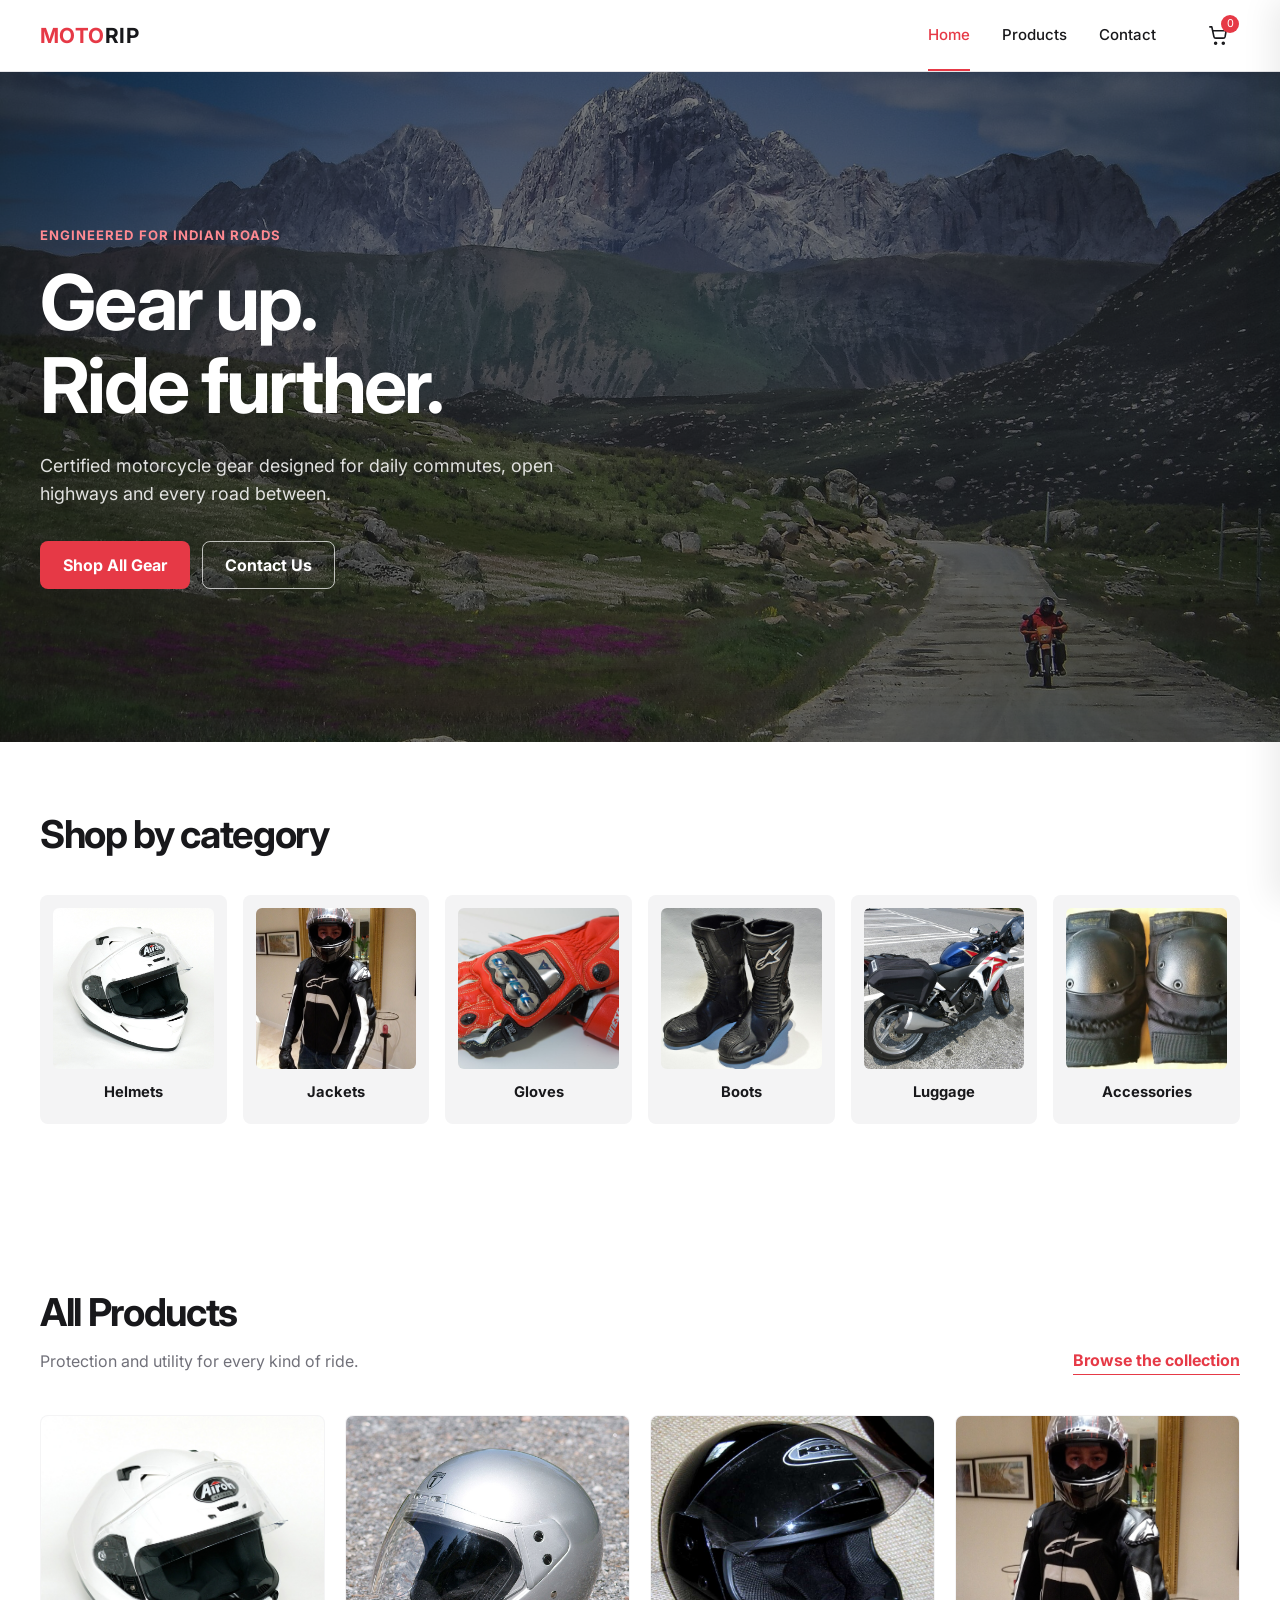
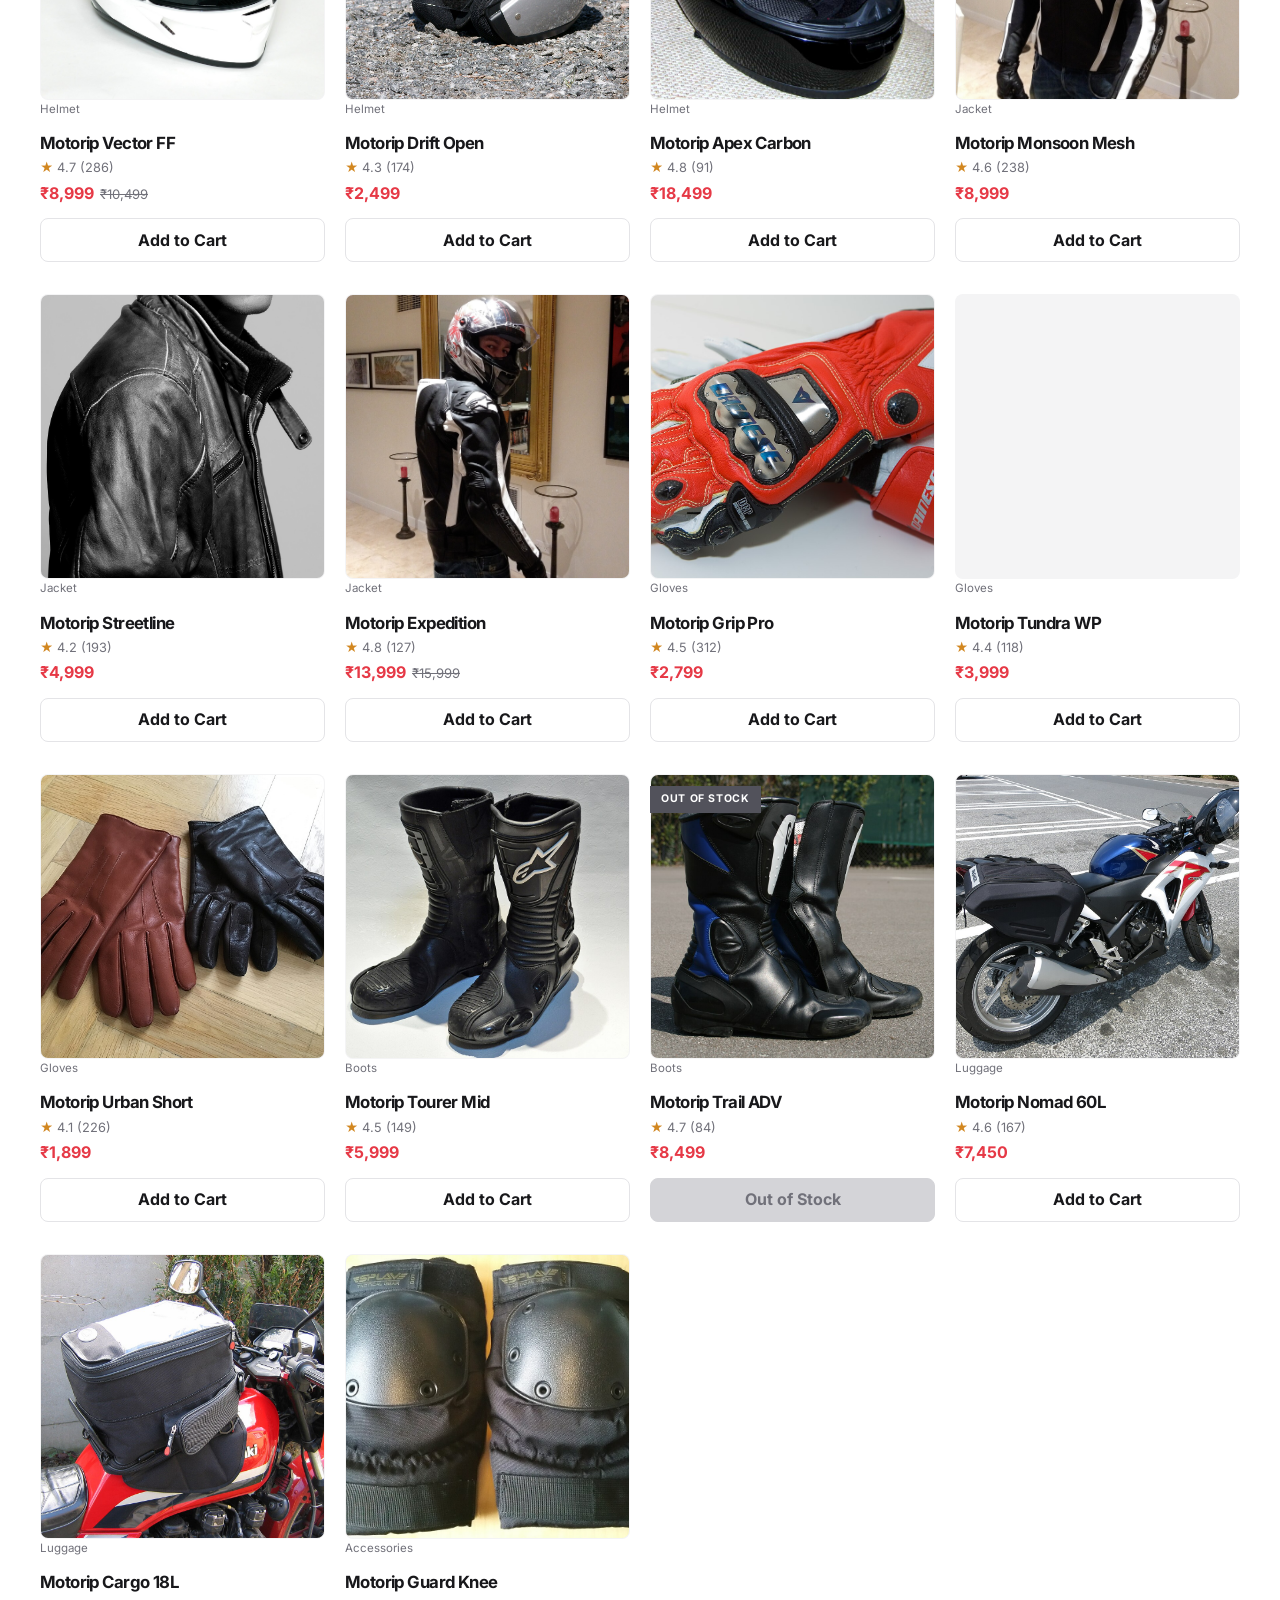
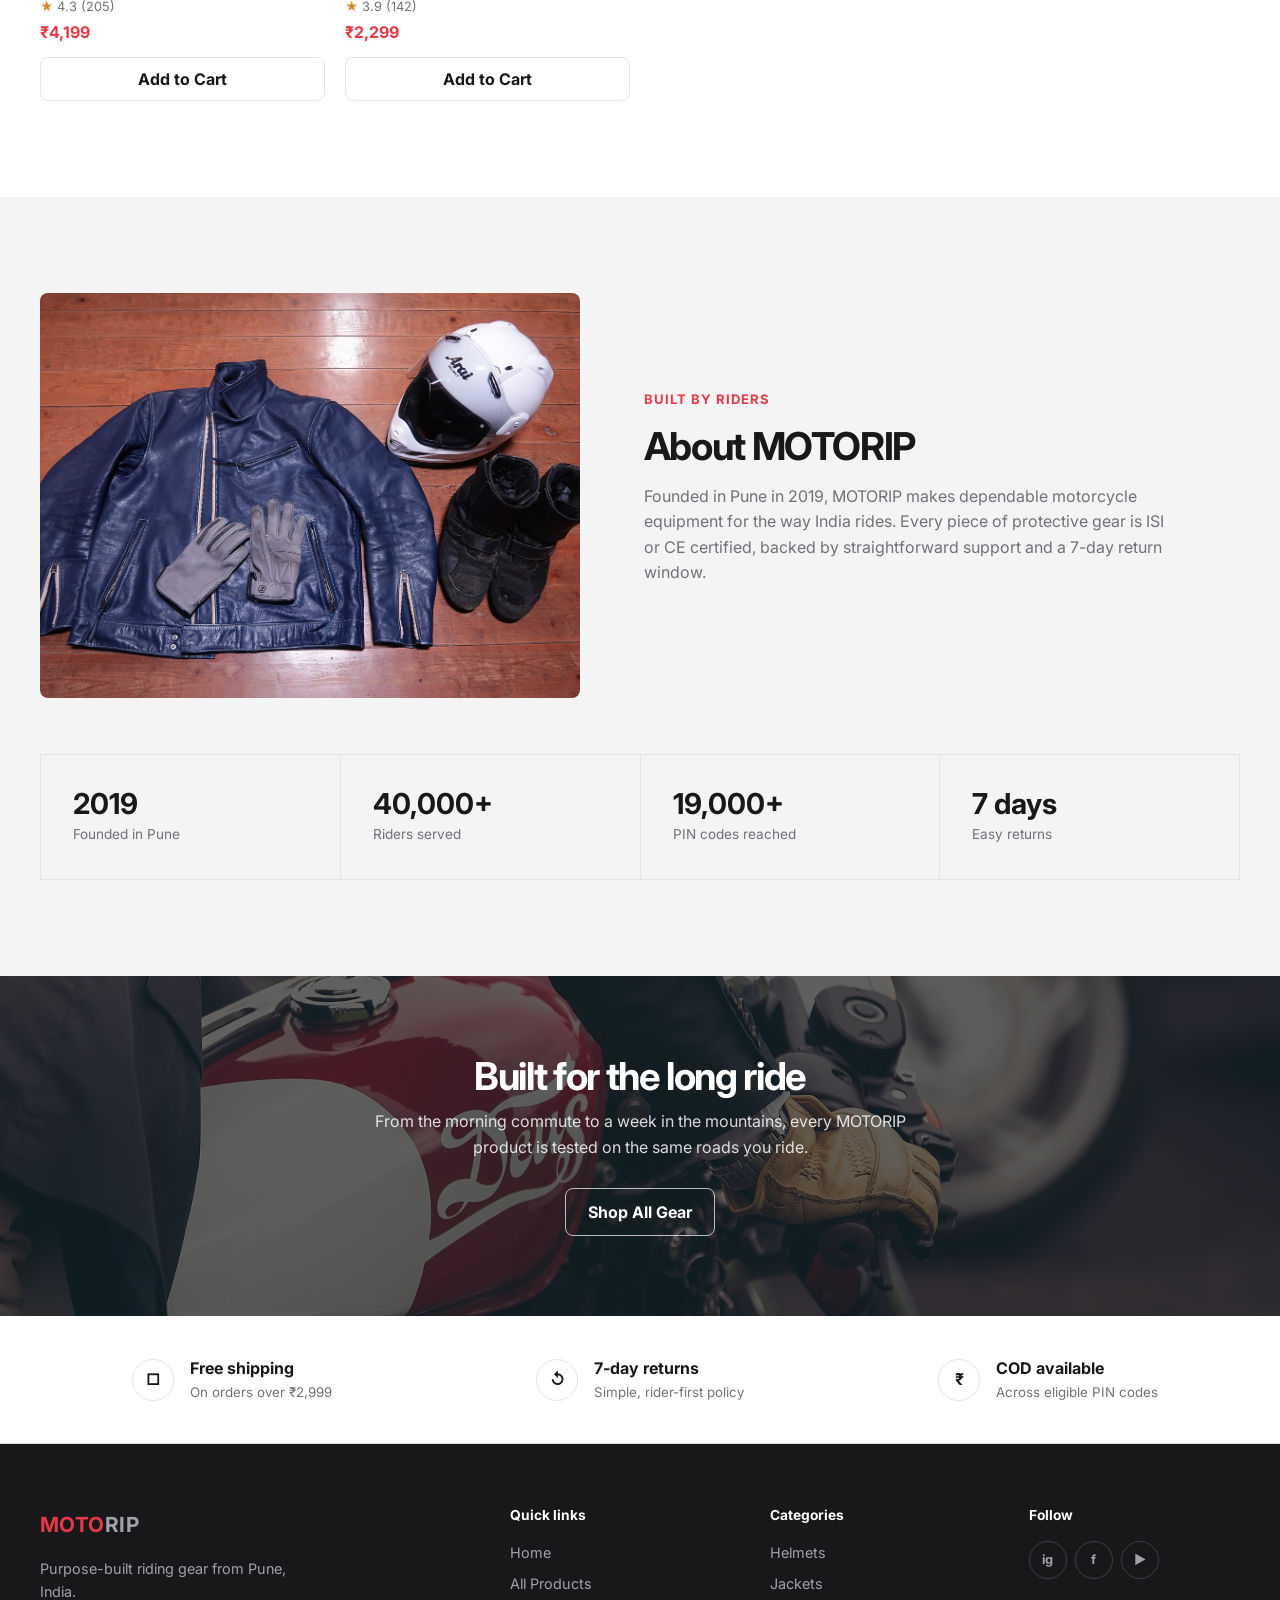
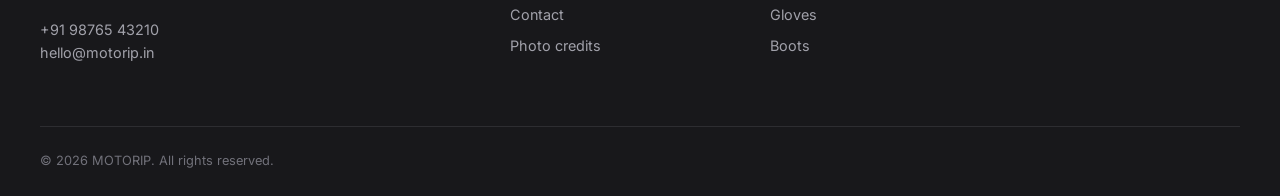
<file: index.html>
<!DOCTYPE html>
<html lang="en">
<head>
  <meta charset="UTF-8">
  <meta name="viewport" content="width=device-width, initial-scale=1.0">
  <meta name="description" content="MOTORIP motorcycle helmets, jackets, gloves, boots, luggage and protective riding gear.">
  <title>MOTORIP — Ride Protected</title>
  <link rel="preconnect" href="https://fonts.googleapis.com">
  <link rel="preconnect" href="https://fonts.gstatic.com" crossorigin>
  <link href="https://fonts.googleapis.com/css2?family=Inter:wght@400;500;700&display=swap" rel="stylesheet">
  <link rel="stylesheet" href="css/style.css">
  <script src="js/data.js" defer></script>
  <script src="js/icons.js" defer></script>
  <script src="js/main.js" defer></script>
</head>
<body data-page="home">
  <header class="site-header">
    <div class="container header-inner">
      <a class="wordmark" href="index.html" aria-label="MOTORIP home"><span>MOTO</span>RIP</a>
      <button class="icon-button nav-toggle" type="button" aria-label="Open navigation" aria-expanded="false">
        <span></span><span></span><span></span>
      </button>
      <nav class="site-nav" aria-label="Primary navigation">
        <a href="index.html" aria-current="page">Home</a>
        <a href="products.html">Products</a>
        <a href="contact.html">Contact</a>
      </nav>
      <button class="icon-button cart-button" type="button" aria-label="Open shopping cart">
        <svg viewBox="0 0 24 24" aria-hidden="true"><path d="M3 3h2l2.2 10.2a2 2 0 0 0 2 1.6h7.7a2 2 0 0 0 2-1.6L20 7H6M10 20a1 1 0 1 1-2 0 1 1 0 0 1 2 0Zm8 0a1 1 0 1 1-2 0 1 1 0 0 1 2 0Z"/></svg>
        <span class="cart-count" aria-live="polite">0</span>
      </button>
    </div>
  </header>

  <main>
    <section class="hero">
      <img class="hero-photo" src="images/scene-mountain-road.jpg" alt="Motorcyclist riding a mountain road below snow-capped peaks" width="1024" height="686">
      <div class="hero-scrim"></div>
      <div class="container hero-content">
        <p class="eyebrow">Engineered for Indian roads</p>
        <h1>Gear up.<br>Ride further.</h1>
        <p class="hero-copy">Certified motorcycle gear designed for daily commutes, open highways and every road between.</p>
        <div class="button-row">
          <a class="button button-primary" href="products.html">Shop All Gear</a>
          <a class="button button-onphoto" href="contact.html">Contact Us</a>
        </div>
      </div>
    </section>

    <section class="section section-compact" aria-labelledby="categories-title">
      <div class="container">
        <div class="section-heading"><h2 id="categories-title">Shop by category</h2></div>
        <div class="category-grid">
          <a class="category-tile" href="products.html?category=helmet"><span class="tile-media"><img src="images/vector-ff.jpg" alt="" loading="lazy"></span><strong>Helmets</strong></a>
          <a class="category-tile" href="products.html?category=jacket"><span class="tile-media"><img src="images/monsoon-mesh.jpg" alt="" loading="lazy"></span><strong>Jackets</strong></a>
          <a class="category-tile" href="products.html?category=gloves"><span class="tile-media"><img src="images/grip-pro.jpg" alt="" loading="lazy"></span><strong>Gloves</strong></a>
          <a class="category-tile" href="products.html?category=boots"><span class="tile-media"><img src="images/tourer-mid.jpg" alt="" loading="lazy"></span><strong>Boots</strong></a>
          <a class="category-tile" href="products.html?category=luggage"><span class="tile-media"><img src="images/nomad-60l.jpg" alt="" loading="lazy"></span><strong>Luggage</strong></a>
          <a class="category-tile" href="products.html?category=accessories"><span class="tile-media"><img src="images/guard-knee.jpg" alt="" loading="lazy"></span><strong>Accessories</strong></a>
        </div>
      </div>
    </section>

    <section class="section" aria-labelledby="all-products-title">
      <div class="container">
        <div class="section-heading split-heading">
          <div><h2 id="all-products-title">All Products</h2><p>Protection and utility for every kind of ride.</p></div>
          <a class="text-link" href="products.html">Browse the collection</a>
        </div>
        <div class="product-grid" id="home-product-grid"></div>
      </div>
    </section>

    <section class="section about-section" aria-labelledby="about-title">
      <div class="container about-layout">
        <div class="about-media">
          <img src="images/scene-gear-flatlay.jpg" alt="Riding jacket, helmet, gloves and boots laid out on a wooden floor" width="1024" height="682" loading="lazy">
        </div>
        <div class="about-copy">
          <p class="eyebrow">Built by riders</p>
          <h2 id="about-title">About MOTORIP</h2>
          <p>Founded in Pune in 2019, MOTORIP makes dependable motorcycle equipment for the way India rides. Every piece of protective gear is ISI or CE certified, backed by straightforward support and a 7-day return window.</p>
        </div>
      </div>
      <div class="container about-stats">
        <div class="stats-grid">
          <div><strong>2019</strong><span>Founded in Pune</span></div>
          <div><strong>40,000+</strong><span>Riders served</span></div>
          <div><strong>19,000+</strong><span>PIN codes reached</span></div>
          <div><strong>7 days</strong><span>Easy returns</span></div>
        </div>
      </div>
    </section>

    <section class="photo-band" aria-labelledby="band-title">
      <img src="images/scene-rider-detail.jpg" alt="Rider's gloved hand resting on the handlebar of a motorcycle" width="1024" height="683" loading="lazy">
      <div class="band-scrim"></div>
      <div class="container band-content">
        <h2 id="band-title">Built for the long ride</h2>
        <p>From the morning commute to a week in the mountains, every MOTORIP product is tested on the same roads you ride.</p>
        <a class="button button-onphoto" href="products.html">Shop All Gear</a>
      </div>
    </section>

    <section class="trust-strip" aria-label="Shopping benefits">
      <div class="container trust-grid">
        <div><span aria-hidden="true">□</span><div><strong>Free shipping</strong><small>On orders over ₹2,999</small></div></div>
        <div><span aria-hidden="true">↺</span><div><strong>7-day returns</strong><small>Simple, rider-first policy</small></div></div>
        <div><span aria-hidden="true">₹</span><div><strong>COD available</strong><small>Across eligible PIN codes</small></div></div>
      </div>
    </section>
  </main>

  <footer class="site-footer">
    <div class="container footer-grid">
      <div class="footer-brand"><a class="wordmark" href="index.html"><span>MOTO</span>RIP</a><p>Purpose-built riding gear from Pune, India.</p><p><a href="tel:+919876543210">+91 98765 43210</a><br><a href="mailto:hello@motorip.in">hello@motorip.in</a></p></div>
      <div><h3>Quick links</h3><a href="index.html">Home</a><a href="products.html">All Products</a><a href="contact.html">Contact</a><a href="images/CREDITS.md">Photo credits</a></div>
      <div><h3>Categories</h3><a href="products.html?category=helmet">Helmets</a><a href="products.html?category=jacket">Jackets</a><a href="products.html?category=gloves">Gloves</a><a href="products.html?category=boots">Boots</a></div>
      <div><h3>Follow</h3><div class="social-links"><a href="https://www.instagram.com/" aria-label="MOTORIP on Instagram">ig</a><a href="https://www.facebook.com/" aria-label="MOTORIP on Facebook">f</a><a href="https://www.youtube.com/" aria-label="MOTORIP on YouTube">▶</a></div></div>
    </div>
    <div class="container copyright">© 2026 MOTORIP. All rights reserved.</div>
  </footer>

  <div class="drawer-overlay" hidden></div>
  <aside class="cart-drawer" aria-label="Shopping cart" aria-hidden="true">
    <div class="drawer-header"><div><h2>Your cart</h2><p class="drawer-count">0 items</p></div><button class="icon-button drawer-close" type="button" aria-label="Close shopping cart">×</button></div>
    <div class="cart-items"></div>
    <div class="cart-summary"><div><span>Total</span><strong class="cart-total">₹0</strong></div><button class="button button-primary checkout-button" type="button">Proceed to Checkout</button><p class="checkout-note" aria-live="polite"></p></div>
  </aside>
  <div class="toast" role="status" aria-live="polite">Added to cart</div>
</body>
</html>
</file>
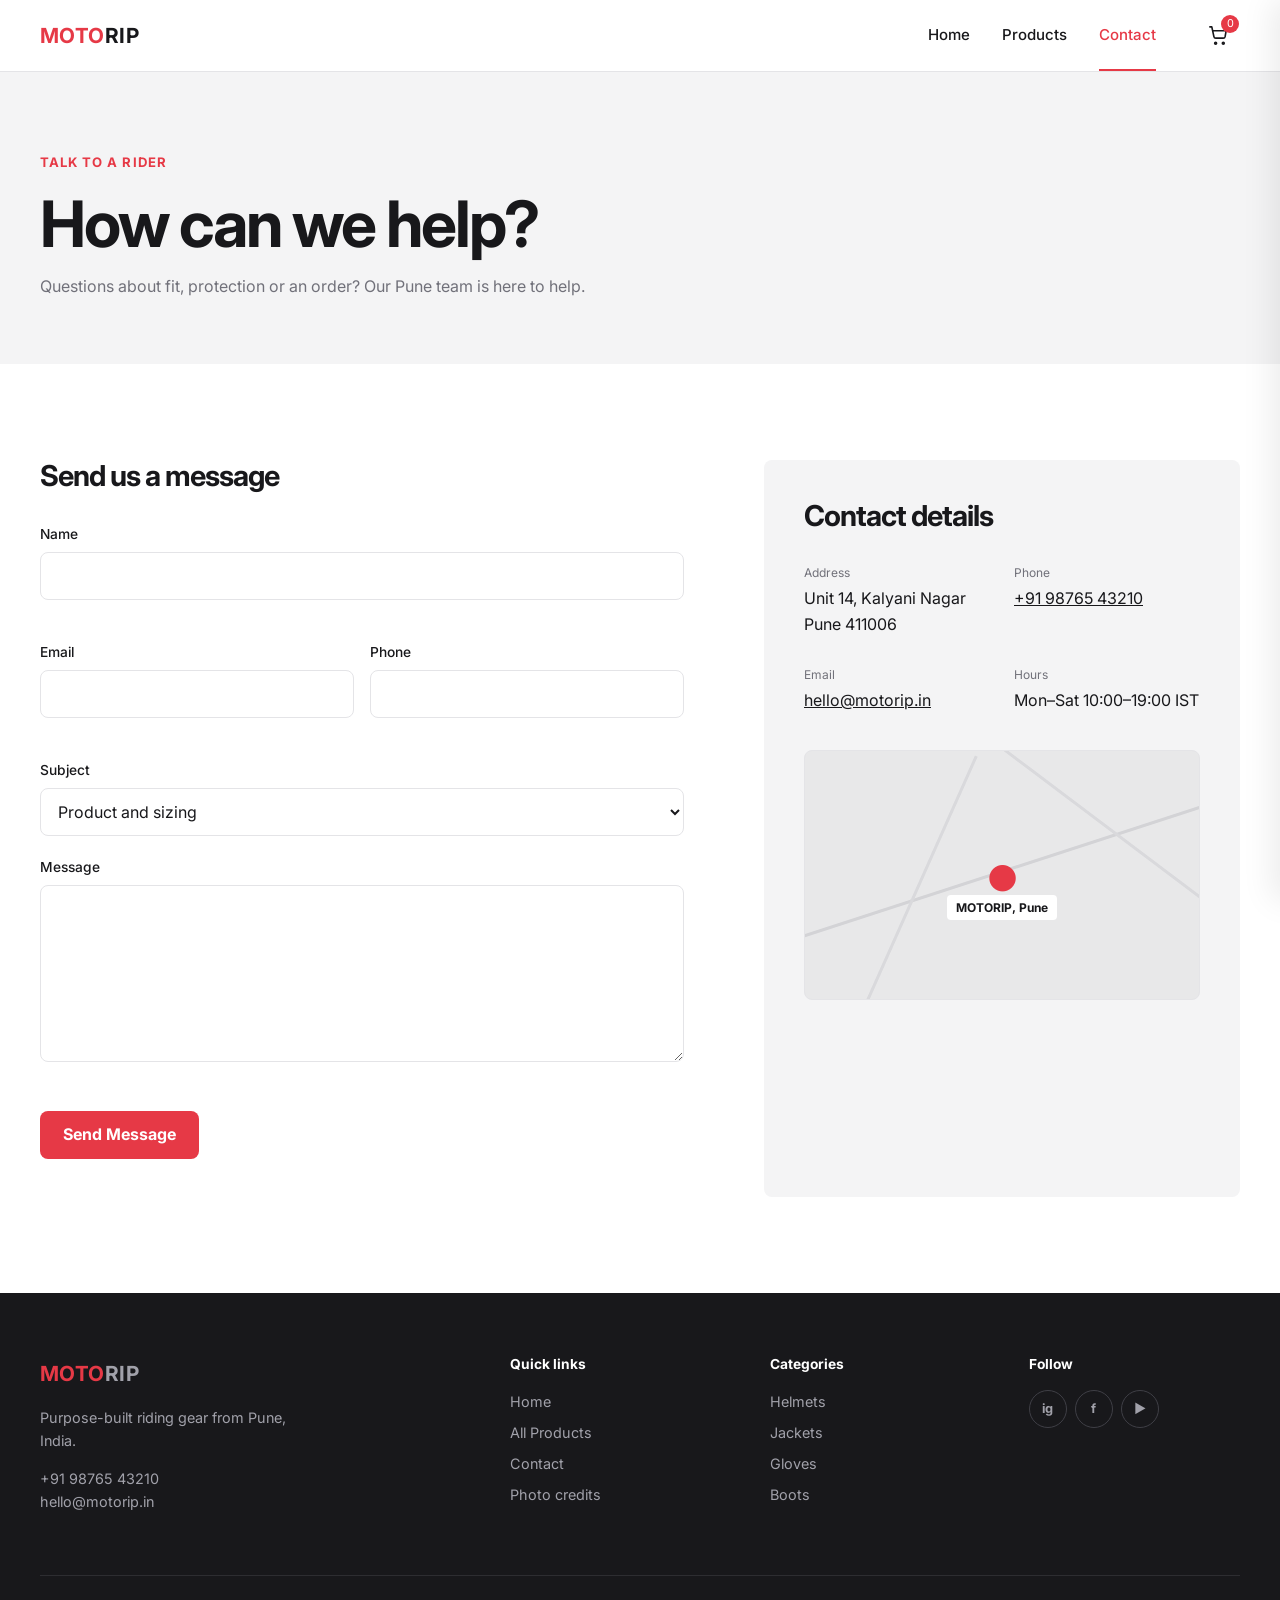
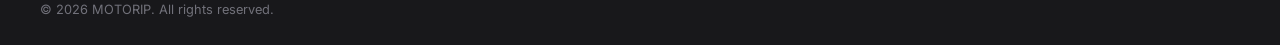
<file: contact.html>
<!DOCTYPE html>
<html lang="en">
<head>
  <meta charset="UTF-8"><meta name="viewport" content="width=device-width, initial-scale=1.0">
  <meta name="description" content="Contact MOTORIP in Pune for motorcycle gear support."><title>Contact — MOTORIP</title>
  <link rel="preconnect" href="https://fonts.googleapis.com"><link rel="preconnect" href="https://fonts.gstatic.com" crossorigin>
  <link href="https://fonts.googleapis.com/css2?family=Inter:wght@400;500;700&display=swap" rel="stylesheet">
  <link rel="stylesheet" href="css/style.css">
  <script src="js/data.js" defer></script><script src="js/icons.js" defer></script><script src="js/main.js" defer></script>
</head>
<body data-page="contact">
  <header class="site-header"><div class="container header-inner">
    <a class="wordmark" href="index.html" aria-label="MOTORIP home"><span>MOTO</span>RIP</a>
    <button class="icon-button nav-toggle" type="button" aria-label="Open navigation" aria-expanded="false"><span></span><span></span><span></span></button>
    <nav class="site-nav" aria-label="Primary navigation"><a href="index.html">Home</a><a href="products.html">Products</a><a href="contact.html" aria-current="page">Contact</a></nav>
    <button class="icon-button cart-button" type="button" aria-label="Open shopping cart"><svg viewBox="0 0 24 24" aria-hidden="true"><path d="M3 3h2l2.2 10.2a2 2 0 0 0 2 1.6h7.7a2 2 0 0 0 2-1.6L20 7H6M10 20a1 1 0 1 1-2 0 1 1 0 0 1 2 0Zm8 0a1 1 0 1 1-2 0 1 1 0 0 1 2 0Z"/></svg><span class="cart-count" aria-live="polite">0</span></button>
  </div></header>
  <main>
    <section class="page-hero"><div class="container"><p class="eyebrow">Talk to a rider</p><h1>How can we help?</h1><p>Questions about fit, protection or an order? Our Pune team is here to help.</p></div></section>
    <section class="section"><div class="container contact-layout">
      <form class="contact-form" id="contact-form" novalidate>
        <h2>Send us a message</h2>
        <div class="field"><label for="name">Name</label><input id="name" name="name" type="text" autocomplete="name" aria-describedby="name-error"><span class="field-error" id="name-error"></span></div>
        <div class="field-row">
          <div class="field"><label for="email">Email</label><input id="email" name="email" type="email" autocomplete="email" aria-describedby="email-error"><span class="field-error" id="email-error"></span></div>
          <div class="field"><label for="phone">Phone</label><input id="phone" name="phone" type="tel" autocomplete="tel"></div>
        </div>
        <div class="field"><label for="subject">Subject</label><select id="subject" name="subject"><option>Product and sizing</option><option>Order support</option><option>Returns and warranty</option><option>Dealer enquiry</option><option>Other</option></select></div>
        <div class="field"><label for="message">Message</label><textarea id="message" name="message" rows="6" aria-describedby="message-error"></textarea><span class="field-error" id="message-error"></span></div>
        <button class="button button-primary" type="submit">Send Message</button>
        <p class="form-success" id="form-success" role="status"></p>
      </form>
      <aside class="contact-details">
        <h2>Contact details</h2>
        <div class="contact-list"><div><span>Address</span><p>Unit 14, Kalyani Nagar<br>Pune 411006</p></div><div><span>Phone</span><a href="tel:+919876543210">+91 98765 43210</a></div><div><span>Email</span><a href="mailto:hello@motorip.in">hello@motorip.in</a></div><div><span>Hours</span><p>Mon–Sat 10:00–19:00 IST</p></div></div>
        <div class="map-placeholder" role="img" aria-label="Map placeholder showing MOTORIP in Kalyani Nagar, Pune"><div class="map-lines"></div><span class="map-pin">●</span><strong>MOTORIP, Pune</strong></div>
      </aside>
    </div></section>
  </main>
  <footer class="site-footer"><div class="container footer-grid"><div class="footer-brand"><a class="wordmark" href="index.html"><span>MOTO</span>RIP</a><p>Purpose-built riding gear from Pune, India.</p><p><a href="tel:+919876543210">+91 98765 43210</a><br><a href="mailto:hello@motorip.in">hello@motorip.in</a></p></div><div><h3>Quick links</h3><a href="index.html">Home</a><a href="products.html">All Products</a><a href="contact.html">Contact</a><a href="images/CREDITS.md">Photo credits</a></div><div><h3>Categories</h3><a href="products.html?category=helmet">Helmets</a><a href="products.html?category=jacket">Jackets</a><a href="products.html?category=gloves">Gloves</a><a href="products.html?category=boots">Boots</a></div><div><h3>Follow</h3><div class="social-links"><a href="https://www.instagram.com/" aria-label="MOTORIP on Instagram">ig</a><a href="https://www.facebook.com/" aria-label="MOTORIP on Facebook">f</a><a href="https://www.youtube.com/" aria-label="MOTORIP on YouTube">▶</a></div></div></div><div class="container copyright">© 2026 MOTORIP. All rights reserved.</div></footer>
  <div class="drawer-overlay" hidden></div><aside class="cart-drawer" aria-label="Shopping cart" aria-hidden="true"><div class="drawer-header"><div><h2>Your cart</h2><p class="drawer-count">0 items</p></div><button class="icon-button drawer-close" type="button" aria-label="Close shopping cart">×</button></div><div class="cart-items"></div><div class="cart-summary"><div><span>Total</span><strong class="cart-total">₹0</strong></div><button class="button button-primary checkout-button" type="button">Proceed to Checkout</button><p class="checkout-note" aria-live="polite"></p></div></aside><div class="toast" role="status" aria-live="polite">Added to cart</div>
</body>
</html>
</file>
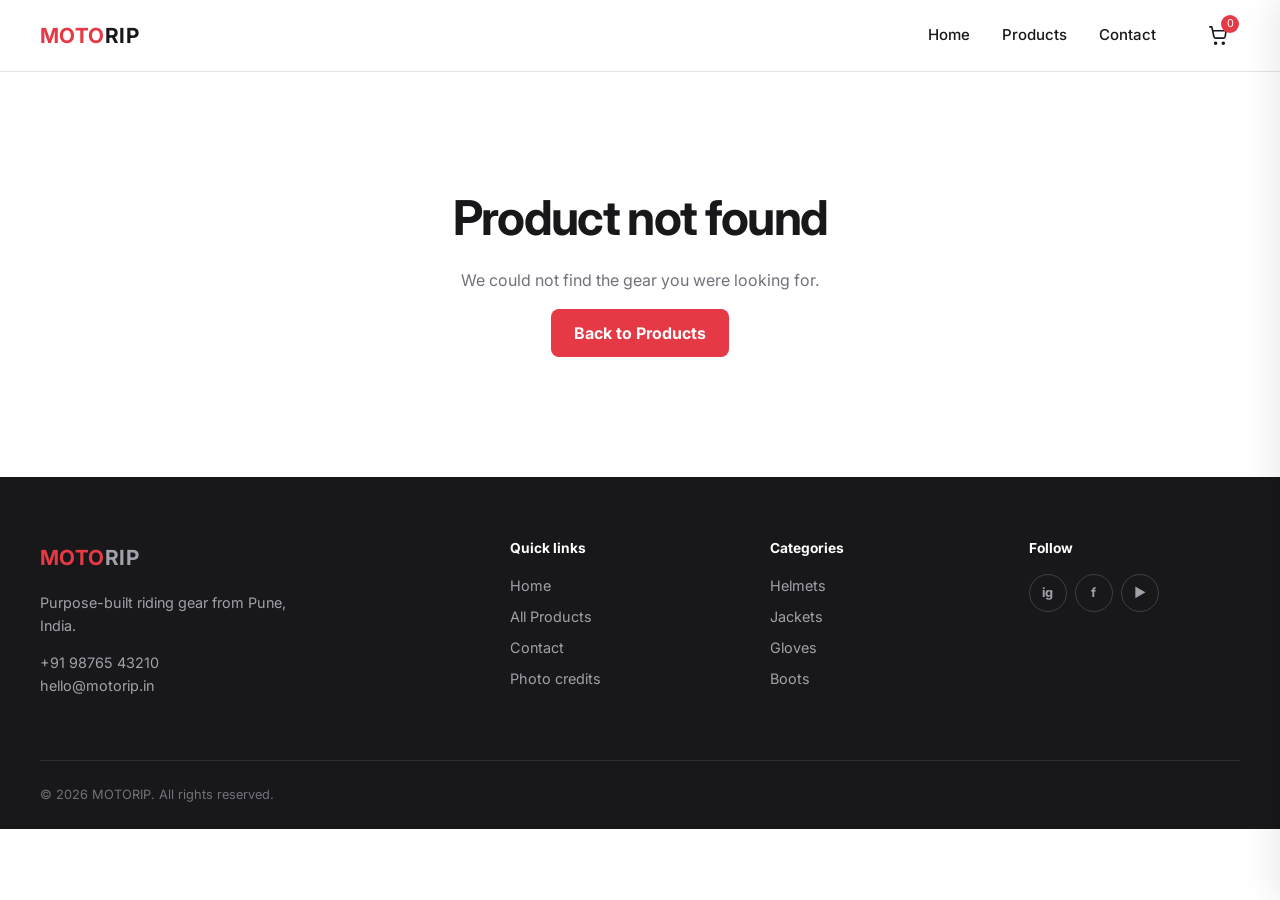
<file: product.html>
<!DOCTYPE html>
<html lang="en">
<head>
  <meta charset="UTF-8">
  <meta name="viewport" content="width=device-width, initial-scale=1.0">
  <meta name="description" content="MOTORIP motorcycle gear product details.">
  <title>Product — MOTORIP</title>
  <link rel="preconnect" href="https://fonts.googleapis.com"><link rel="preconnect" href="https://fonts.gstatic.com" crossorigin>
  <link href="https://fonts.googleapis.com/css2?family=Inter:wght@400;500;700&display=swap" rel="stylesheet">
  <link rel="stylesheet" href="css/style.css">
  <script src="js/data.js" defer></script><script src="js/icons.js" defer></script><script src="js/main.js" defer></script>
</head>
<body data-page="detail">
  <header class="site-header">
    <div class="container header-inner">
      <a class="wordmark" href="index.html" aria-label="MOTORIP home"><span>MOTO</span>RIP</a>
      <button class="icon-button nav-toggle" type="button" aria-label="Open navigation" aria-expanded="false"><span></span><span></span><span></span></button>
      <nav class="site-nav" aria-label="Primary navigation"><a href="index.html">Home</a><a href="products.html">Products</a><a href="contact.html">Contact</a></nav>
      <button class="icon-button cart-button" type="button" aria-label="Open shopping cart"><svg viewBox="0 0 24 24" aria-hidden="true"><path d="M3 3h2l2.2 10.2a2 2 0 0 0 2 1.6h7.7a2 2 0 0 0 2-1.6L20 7H6M10 20a1 1 0 1 1-2 0 1 1 0 0 1 2 0Zm8 0a1 1 0 1 1-2 0 1 1 0 0 1 2 0Z"/></svg><span class="cart-count" aria-live="polite">0</span></button>
    </div>
  </header>
  <main id="product-detail-main">
    <div class="container product-not-found" id="product-not-found" hidden><h1>Product not found</h1><p>We could not find the gear you were looking for.</p><a class="button button-primary" href="products.html">Back to Products</a></div>
    <div id="product-content" hidden>
      <section class="section product-detail"><div class="container detail-grid">
        <div class="detail-image" id="detail-image"></div>
        <div class="detail-info">
          <a class="breadcrumb" href="products.html">All products</a><p class="eyebrow" id="detail-category"></p>
          <h1 id="detail-name"></h1><div class="rating-line" id="detail-rating"></div><div class="detail-pricing" id="detail-pricing"></div>
          <p class="detail-description" id="detail-description"></p>
          <div class="option-group"><div class="option-label">Colour: <strong id="selected-color"></strong></div><div class="color-options" id="color-options"></div></div>
          <div class="option-group"><div class="option-label">Select size</div><div class="size-options" id="size-options"></div></div>
          <p class="selection-error" id="selection-error" aria-live="polite"></p>
          <div class="purchase-row"><div class="quantity-stepper" aria-label="Product quantity"><button type="button" data-action="minus" aria-label="Decrease quantity">−</button><span id="detail-quantity">1</span><button type="button" data-action="plus" aria-label="Increase quantity">+</button></div><button class="button button-primary detail-add" type="button">Add to Cart</button></div>
          <p class="delivery-note">Free delivery on this item · Usually dispatched in 1–2 working days</p>
        </div>
      </div></section>
      <section class="section tabs-section"><div class="container">
        <div class="tabs" role="tablist"><button class="tab-button active" type="button" role="tab" aria-selected="true" data-tab="description">Description</button><button class="tab-button" type="button" role="tab" aria-selected="false" data-tab="features">Features</button><button class="tab-button" type="button" role="tab" aria-selected="false" data-tab="shipping">Shipping</button></div>
        <div class="tab-panel active" id="tab-description" role="tabpanel"></div>
        <div class="tab-panel" id="tab-features" role="tabpanel" hidden></div>
        <div class="tab-panel" id="tab-shipping" role="tabpanel" hidden><p>Orders are dispatched within 1–2 working days. Shipping is free above ₹2,999, with Cash on Delivery available at eligible PIN codes. Unused products may be returned within 7 days.</p></div>
      </div></section>
      <section class="section related-section"><div class="container"><div class="section-heading"><h2>Related products</h2></div><div class="product-grid related-grid" id="related-grid"></div></div></section>
    </div>
  </main>
  <footer class="site-footer"><div class="container footer-grid"><div class="footer-brand"><a class="wordmark" href="index.html"><span>MOTO</span>RIP</a><p>Purpose-built riding gear from Pune, India.</p><p><a href="tel:+919876543210">+91 98765 43210</a><br><a href="mailto:hello@motorip.in">hello@motorip.in</a></p></div><div><h3>Quick links</h3><a href="index.html">Home</a><a href="products.html">All Products</a><a href="contact.html">Contact</a><a href="images/CREDITS.md">Photo credits</a></div><div><h3>Categories</h3><a href="products.html?category=helmet">Helmets</a><a href="products.html?category=jacket">Jackets</a><a href="products.html?category=gloves">Gloves</a><a href="products.html?category=boots">Boots</a></div><div><h3>Follow</h3><div class="social-links"><a href="https://www.instagram.com/" aria-label="MOTORIP on Instagram">ig</a><a href="https://www.facebook.com/" aria-label="MOTORIP on Facebook">f</a><a href="https://www.youtube.com/" aria-label="MOTORIP on YouTube">▶</a></div></div></div><div class="container copyright">© 2026 MOTORIP. All rights reserved.</div></footer>
  <div class="drawer-overlay" hidden></div><aside class="cart-drawer" aria-label="Shopping cart" aria-hidden="true"><div class="drawer-header"><div><h2>Your cart</h2><p class="drawer-count">0 items</p></div><button class="icon-button drawer-close" type="button" aria-label="Close shopping cart">×</button></div><div class="cart-items"></div><div class="cart-summary"><div><span>Total</span><strong class="cart-total">₹0</strong></div><button class="button button-primary checkout-button" type="button">Proceed to Checkout</button><p class="checkout-note" aria-live="polite"></p></div></aside><div class="toast" role="status" aria-live="polite">Added to cart</div>
</body>
</html>
</file>
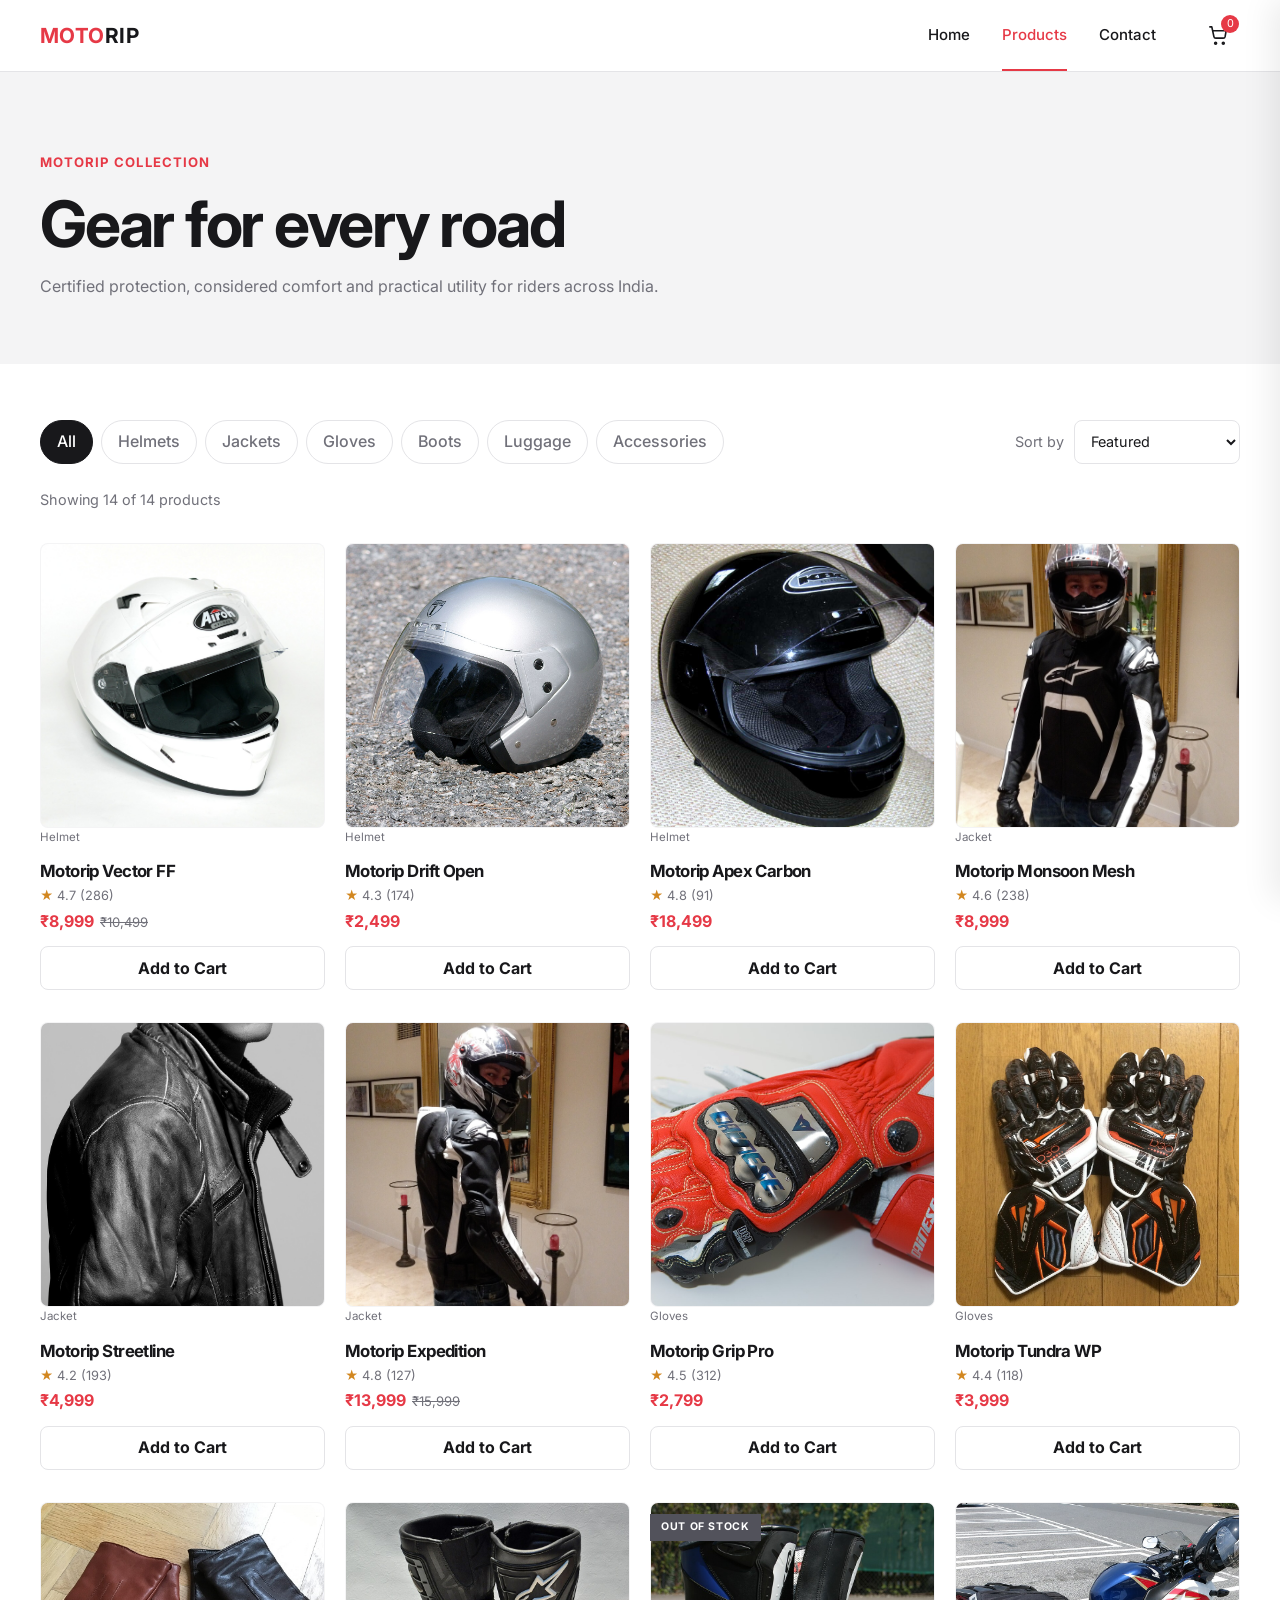
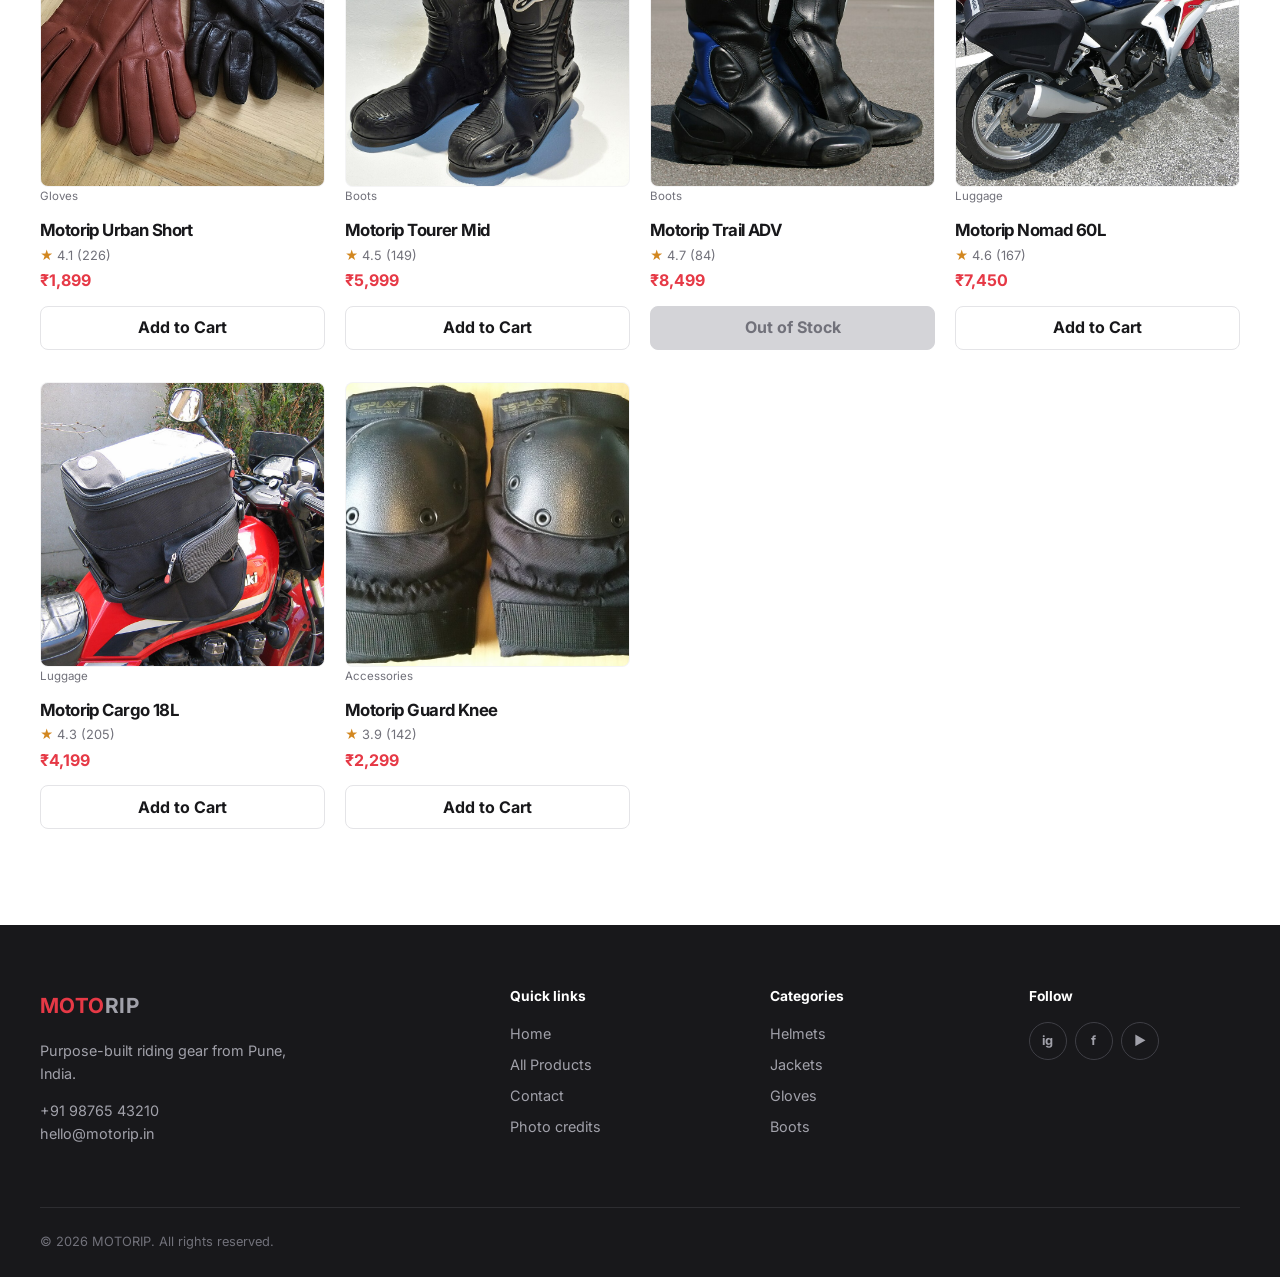
<file: products.html>
<!DOCTYPE html>
<html lang="en">
<head>
  <meta charset="UTF-8">
  <meta name="viewport" content="width=device-width, initial-scale=1.0">
  <meta name="description" content="Shop all MOTORIP motorcycle riding gear.">
  <title>All Products — MOTORIP</title>
  <link rel="preconnect" href="https://fonts.googleapis.com">
  <link rel="preconnect" href="https://fonts.gstatic.com" crossorigin>
  <link href="https://fonts.googleapis.com/css2?family=Inter:wght@400;500;700&display=swap" rel="stylesheet">
  <link rel="stylesheet" href="css/style.css">
  <script src="js/data.js" defer></script><script src="js/icons.js" defer></script><script src="js/main.js" defer></script>
</head>
<body data-page="products">
  <header class="site-header">
    <div class="container header-inner">
      <a class="wordmark" href="index.html" aria-label="MOTORIP home"><span>MOTO</span>RIP</a>
      <button class="icon-button nav-toggle" type="button" aria-label="Open navigation" aria-expanded="false"><span></span><span></span><span></span></button>
      <nav class="site-nav" aria-label="Primary navigation"><a href="index.html">Home</a><a href="products.html" aria-current="page">Products</a><a href="contact.html">Contact</a></nav>
      <button class="icon-button cart-button" type="button" aria-label="Open shopping cart"><svg viewBox="0 0 24 24" aria-hidden="true"><path d="M3 3h2l2.2 10.2a2 2 0 0 0 2 1.6h7.7a2 2 0 0 0 2-1.6L20 7H6M10 20a1 1 0 1 1-2 0 1 1 0 0 1 2 0Zm8 0a1 1 0 1 1-2 0 1 1 0 0 1 2 0Z"/></svg><span class="cart-count" aria-live="polite">0</span></button>
    </div>
  </header>
  <main>
    <section class="page-hero"><div class="container"><p class="eyebrow">MOTORIP collection</p><h1>Gear for every road</h1><p>Certified protection, considered comfort and practical utility for riders across India.</p></div></section>
    <section class="section products-section">
      <div class="container">
        <div class="catalog-controls">
          <div class="filter-group" aria-label="Filter products by category">
            <button class="filter-button active" type="button" data-category="all">All</button>
            <button class="filter-button" type="button" data-category="helmet">Helmets</button>
            <button class="filter-button" type="button" data-category="jacket">Jackets</button>
            <button class="filter-button" type="button" data-category="gloves">Gloves</button>
            <button class="filter-button" type="button" data-category="boots">Boots</button>
            <button class="filter-button" type="button" data-category="luggage">Luggage</button>
            <button class="filter-button" type="button" data-category="accessories">Accessories</button>
          </div>
          <label class="sort-control">Sort by
            <select id="product-sort"><option value="featured">Featured</option><option value="low">Price low-high</option><option value="high">Price high-low</option><option value="rating">Rating</option></select>
          </label>
        </div>
        <p class="product-count" id="product-count" aria-live="polite"></p>
        <div class="product-grid" id="catalog-grid"></div>
        <div class="empty-state" id="empty-state" hidden><div data-icon="luggage"></div><h2>No products found</h2><p>Try another category to see more riding gear.</p><button class="button button-primary clear-filters" type="button">Clear filters</button></div>
      </div>
    </section>
  </main>
  <footer class="site-footer">
    <div class="container footer-grid">
      <div class="footer-brand"><a class="wordmark" href="index.html"><span>MOTO</span>RIP</a><p>Purpose-built riding gear from Pune, India.</p><p><a href="tel:+919876543210">+91 98765 43210</a><br><a href="mailto:hello@motorip.in">hello@motorip.in</a></p></div>
      <div><h3>Quick links</h3><a href="index.html">Home</a><a href="products.html">All Products</a><a href="contact.html">Contact</a><a href="images/CREDITS.md">Photo credits</a></div>
      <div><h3>Categories</h3><a href="products.html?category=helmet">Helmets</a><a href="products.html?category=jacket">Jackets</a><a href="products.html?category=gloves">Gloves</a><a href="products.html?category=boots">Boots</a></div>
      <div><h3>Follow</h3><div class="social-links"><a href="https://www.instagram.com/" aria-label="MOTORIP on Instagram">ig</a><a href="https://www.facebook.com/" aria-label="MOTORIP on Facebook">f</a><a href="https://www.youtube.com/" aria-label="MOTORIP on YouTube">▶</a></div></div>
    </div><div class="container copyright">© 2026 MOTORIP. All rights reserved.</div>
  </footer>
  <div class="drawer-overlay" hidden></div>
  <aside class="cart-drawer" aria-label="Shopping cart" aria-hidden="true"><div class="drawer-header"><div><h2>Your cart</h2><p class="drawer-count">0 items</p></div><button class="icon-button drawer-close" type="button" aria-label="Close shopping cart">×</button></div><div class="cart-items"></div><div class="cart-summary"><div><span>Total</span><strong class="cart-total">₹0</strong></div><button class="button button-primary checkout-button" type="button">Proceed to Checkout</button><p class="checkout-note" aria-live="polite"></p></div></aside>
  <div class="toast" role="status" aria-live="polite">Added to cart</div>
</body>
</html>
</file>
<file: css/style.css>
:root{--bg:#fff;--surface:#f4f4f5;--text:#18181b;--muted:#71717a;--accent:#e63946;--border:#e4e4e7;--radius:8px;--max:1200px}
*{box-sizing:border-box}
html{scroll-behavior:smooth}
body{margin:0;background:var(--bg);color:var(--text);font-family:Inter,Arial,sans-serif;font-size:16px;line-height:1.6;overflow-x:hidden}
body.drawer-open{overflow:hidden}
button,input,select,textarea{font:inherit}
button,a{-webkit-tap-highlight-color:transparent}
a{color:inherit;text-decoration:none}
img,svg{display:block;max-width:100%}
h1,h2,h3,p{margin-top:0}
h1,h2,h3{letter-spacing:-.035em;line-height:1.08}
h1{font-size:clamp(2.7rem,6vw,5.5rem);margin-bottom:24px}
h2{font-size:clamp(1.8rem,3vw,2.6rem);margin-bottom:16px}
h3{font-size:1.05rem}
p{color:var(--muted)}
.container{width:min(calc(100% - 48px),var(--max));margin-inline:auto}
.section{padding:96px 0}
.section-compact{padding:72px 0}
.section-heading{margin-bottom:40px}
.section-heading p{margin:8px 0 0}
.split-heading{display:flex;align-items:end;justify-content:space-between;gap:24px}
.eyebrow{color:var(--accent);font-size:.82rem;font-weight:700;letter-spacing:.08em;text-transform:uppercase;margin-bottom:16px}
button{touch-action:manipulation}
.button{min-height:48px;padding:12px 22px;border:1px solid transparent;border-radius:var(--radius);display:inline-flex;align-items:center;justify-content:center;text-align:center;gap:8px;font-weight:700;line-height:1.2;cursor:pointer;touch-action:manipulation;transition:background .18s,color .18s,border-color .18s,transform .1s}
.button-primary{background:var(--accent);color:#fff}
.button-primary:hover{background:#ca2f3b;color:#fff}.button-primary:active{transform:translateY(1px);background:#b92934}
.button-secondary{border-color:var(--border);background:#fff;color:var(--text)}.button-secondary:hover{border-color:var(--text);background:var(--surface);color:var(--text)}.button-secondary:active{transform:translateY(1px);background:#e9e9eb}
.button-onphoto{border-color:rgba(255,255,255,.7);background:transparent;color:#fff}.button-onphoto:hover{background:#fff;color:var(--text);border-color:#fff}.button-onphoto:active{transform:translateY(1px);background:#e9e9eb;color:var(--text)}
.button:disabled{background:#d4d4d8;color:#71717a;cursor:not-allowed;border-color:#d4d4d8;transform:none}
a:hover{color:var(--accent)}a:active{opacity:.72}
:focus-visible{outline:3px solid rgba(230,57,70,.35);outline-offset:3px}
.icon-button{width:44px;height:44px;display:grid;place-items:center;border:0;background:transparent;border-radius:var(--radius);cursor:pointer;position:relative;color:var(--text)}
.icon-button:hover{background:var(--surface)}.icon-button:active{background:#e4e4e7}
.site-header{height:72px;border-bottom:1px solid var(--border);background:rgba(255,255,255,.96);position:sticky;top:0;z-index:50}
.header-inner{height:100%;display:flex;align-items:center;gap:32px}
.wordmark{font-size:1.3rem;font-weight:700;letter-spacing:.02em}.wordmark span{color:var(--accent)}
.site-nav{display:flex;align-items:center;gap:32px;margin-left:auto}
.site-nav a{font-size:.94rem;font-weight:500;position:relative}
.site-nav a[aria-current=page]{color:var(--accent)}
.site-nav a[aria-current=page]::after{content:"";position:absolute;left:0;right:0;bottom:-23px;height:2px;background:var(--accent)}
.cart-button{margin-left:8px}.cart-button svg{width:23px;fill:none;stroke:currentColor;stroke-width:1.7;stroke-linecap:round;stroke-linejoin:round}
.cart-count{position:absolute;right:1px;top:1px;min-width:18px;height:18px;border-radius:20px;background:var(--accent);color:#fff;font-size:.68rem;display:grid;place-items:center;padding:0 4px}
.nav-toggle{display:none}.nav-toggle span{width:21px;height:1.5px;background:currentColor;position:absolute}.nav-toggle span:first-child{transform:translateY(-6px)}.nav-toggle span:last-child{transform:translateY(6px)}
.hero{min-height:670px;background:#18181b;color:#fff;position:relative;display:grid;align-items:center;overflow:hidden}
.hero-photo{position:absolute;inset:0;width:100%;height:100%;object-fit:cover;object-position:center 60%}
.hero-scrim{position:absolute;inset:0;background:rgba(20,20,24,.58);pointer-events:none}
.hero-content{position:relative;z-index:2}.hero h1{color:#fff}.hero .eyebrow{color:#ff8a92}
.hero-copy{font-size:1.12rem;max-width:590px;margin-bottom:32px;color:rgba(255,255,255,.86)}
.button-row{display:flex;gap:12px;flex-wrap:wrap}
.category-grid{display:grid;grid-template-columns:repeat(6,1fr);gap:16px}
.category-tile{background:var(--surface);border:1px solid transparent;border-radius:var(--radius);padding:12px;text-align:center;transition:border .18s,transform .18s,background .18s}
.category-tile .tile-media{display:block;aspect-ratio:1;border-radius:6px;overflow:hidden;background:#e4e4e7}
.category-tile .tile-media img{width:100%;height:100%;object-fit:cover;transition:transform .4s ease}
.category-tile strong{display:block;margin:12px 0 6px;font-size:.92rem}
.category-tile:hover{color:var(--text);border-color:var(--border);background:#fafafa;transform:translateY(-2px)}
.category-tile:hover .tile-media img{transform:scale(1.06)}.category-tile:active{transform:translateY(0)}
.text-link{color:var(--accent);font-weight:700;border-bottom:1px solid currentColor}.text-link:hover{color:#b92934}
.product-grid{display:grid;grid-template-columns:repeat(4,minmax(0,1fr));gap:32px 20px}
.product-card{min-width:0;position:relative}.product-image{display:block;aspect-ratio:1;background:var(--surface);border-radius:var(--radius);color:#4c4c53;overflow:hidden;border:1px solid transparent;transition:border-color .18s,background .18s}
.product-photo{width:100%;height:100%;object-fit:cover;transition:transform .4s ease}
.product-image:hover{border-color:var(--border)}.product-image:hover .product-photo{transform:scale(1.05)}.product-image:active .product-photo{transform:scale(1.02)}
.product-image.is-fallback{padding:24px;background:var(--surface)}.product-image svg{width:100%;height:100%}
.product-card h3{margin:16px 0 6px}.product-card h3 a:hover{color:var(--accent)}
.card-category{font-size:.72rem;text-transform:capitalize;color:var(--muted);margin:0}.card-meta{display:flex;justify-content:space-between;gap:8px;align-items:center;margin:0}.card-rating{font-size:.8rem;color:var(--muted)}.stars{color:#d28720}
.card-price{color:var(--accent);font-weight:700;margin:2px 0 12px}.old-price{color:var(--muted);text-decoration:line-through;font-size:.82rem;font-weight:400;margin-left:6px}
.card-add{width:100%;min-height:44px;padding:8px 12px}.stock-ribbon{position:absolute;z-index:2;top:12px;left:0;background:#52525b;color:#fff;padding:5px 11px;font-size:.66rem;font-weight:700;letter-spacing:.06em}
.about-section{background:var(--surface)}.about-layout{display:grid;grid-template-columns:.95fr 1.05fr;gap:64px;align-items:center}.about-copy p{max-width:530px}
.about-media{border-radius:var(--radius);overflow:hidden;background:#e4e4e7}.about-media img{width:100%;height:100%;aspect-ratio:4/3;object-fit:cover}
.photo-band{position:relative;min-height:340px;display:grid;align-items:center;overflow:hidden;background:#18181b;color:#fff;text-align:center}
.photo-band img{position:absolute;inset:0;width:100%;height:100%;object-fit:cover}
.band-scrim{position:absolute;inset:0;background:rgba(20,20,24,.62);pointer-events:none}
.band-content{position:relative;z-index:2;padding:64px 0}.band-content h2{color:#fff;margin-bottom:12px}.band-content p{color:rgba(255,255,255,.84);max-width:560px;margin:0 auto 28px}
.about-stats{margin-top:56px}.stats-grid{display:grid;grid-template-columns:repeat(4,1fr);gap:1px;background:var(--border);border:1px solid var(--border)}.stats-grid>div{background:var(--surface);padding:32px}.stats-grid strong{display:block;font-size:1.8rem;line-height:1.2}.stats-grid span{color:var(--muted);font-size:.85rem}
.trust-strip{padding:40px 0;border-bottom:1px solid var(--border)}.trust-grid{display:grid;grid-template-columns:repeat(3,1fr);gap:24px}.trust-grid>div{display:flex;align-items:center;justify-content:center;gap:16px}.trust-grid>div>span{width:42px;height:42px;border:1px solid var(--border);border-radius:50%;display:grid;place-items:center;font-weight:700}.trust-grid strong,.trust-grid small{display:block}.trust-grid small{color:var(--muted)}
.site-footer{background:#18181b;color:#fff;padding:64px 0 24px}.footer-grid{display:grid;grid-template-columns:2fr 1fr 1fr 1fr;gap:48px}.site-footer .wordmark{display:inline-block;margin-bottom:16px}.site-footer p,.site-footer a{color:#a1a1aa}.site-footer a:hover{color:#fff}.site-footer h3{font-size:.86rem;letter-spacing:0;margin-bottom:18px}.footer-grid>div:not(.footer-brand)>a{display:block;margin:8px 0;font-size:.9rem}.footer-brand p{max-width:280px;font-size:.9rem}.social-links{display:flex;gap:8px}.social-links a{width:38px;height:38px;border:1px solid #3f3f46;border-radius:50%;display:grid;place-items:center;font-size:.8rem;font-weight:700}.social-links a:hover{background:#27272a;border-color:#71717a}.social-links a:active{background:#3f3f46}.copyright{border-top:1px solid #2d2d31;margin-top:48px;padding-top:24px;color:#71717a;font-size:.8rem}
.page-hero{padding:80px 0 64px;background:var(--surface)}.page-hero h1{font-size:clamp(2.5rem,5vw,4rem);margin-bottom:16px}.page-hero p:last-child{max-width:650px;margin:0}
.products-section{padding-top:56px}.catalog-controls{display:flex;justify-content:space-between;align-items:center;gap:24px}.filter-group{display:flex;gap:8px;flex-wrap:wrap}
.filter-button{min-height:42px;padding:8px 16px;border:1px solid var(--border);border-radius:999px;background:#fff;color:var(--muted);cursor:pointer;font-weight:500}
.filter-button:hover{border-color:#a1a1aa;color:var(--text)}.filter-button:active,.filter-button.active{background:var(--text);border-color:var(--text);color:#fff}
.sort-control{display:flex;align-items:center;gap:10px;white-space:nowrap;color:var(--muted);font-size:.9rem}.sort-control select{height:44px;border:1px solid var(--border);border-radius:var(--radius);background:#fff;padding:0 34px 0 12px;color:var(--text);cursor:pointer}.sort-control select:hover{border-color:#a1a1aa}.sort-control select:active{background:var(--surface)}
.product-count{margin:24px 0 32px;font-size:.9rem}.empty-state{text-align:center;padding:64px;background:var(--surface);border-radius:var(--radius)}.empty-state>div{width:120px;margin:auto;color:#a1a1aa}.empty-state p{margin-bottom:24px}
.drawer-overlay{position:fixed;inset:0;background:rgba(24,24,27,.42);z-index:90}.cart-drawer{position:fixed;right:0;top:0;height:100%;width:min(430px,100%);background:#fff;z-index:100;transform:translateX(100%);transition:transform .25s ease;display:flex;flex-direction:column;box-shadow:-8px 0 30px rgba(0,0,0,.08)}
.cart-drawer.open{transform:translateX(0)}.drawer-header{padding:24px;display:flex;align-items:flex-start;justify-content:space-between;border-bottom:1px solid var(--border)}.drawer-header h2{font-size:1.45rem;margin:0}.drawer-header p{margin:2px 0 0;font-size:.82rem}.drawer-close{font-size:1.8rem}
.cart-items{padding:8px 24px;overflow:auto;flex:1}.cart-empty{text-align:center;padding:72px 16px}.cart-empty svg{width:110px;margin:auto;color:#a1a1aa}.cart-empty h3{margin:20px 0 8px}.cart-row{padding:18px 0;border-bottom:1px solid var(--border);display:grid;grid-template-columns:72px 1fr auto;gap:14px}.cart-thumb{background:var(--surface);border-radius:var(--radius);width:72px;height:72px;overflow:hidden}.cart-thumb img{width:100%;height:100%;object-fit:cover}.cart-thumb.is-fallback{padding:7px}.cart-row h3{font-size:.9rem;margin:2px 0}.cart-variant{font-size:.72rem;margin:0}.cart-line-price{font-size:.86rem;font-weight:700}.cart-remove{border:0;background:transparent;color:var(--muted);text-decoration:underline;padding:2px;cursor:pointer;font-size:.75rem}.cart-remove:hover{color:var(--accent)}.cart-remove:active{opacity:.65}
.mini-stepper,.quantity-stepper{display:flex;align-items:center;border:1px solid var(--border);border-radius:var(--radius);width:max-content;overflow:hidden}.mini-stepper{margin-top:8px}.mini-stepper button,.quantity-stepper button{border:0;background:#fff;cursor:pointer;display:grid;place-items:center}.mini-stepper button{width:30px;height:30px}.mini-stepper span{min-width:24px;text-align:center;font-size:.8rem}.quantity-stepper button{width:46px;height:48px;font-size:1.2rem}.quantity-stepper span{width:38px;text-align:center}.mini-stepper button:hover,.quantity-stepper button:hover{background:var(--surface)}.mini-stepper button:active,.quantity-stepper button:active{background:#e4e4e7}
.cart-summary{border-top:1px solid var(--border);padding:24px}.cart-summary>div{display:flex;justify-content:space-between;font-size:1.1rem;margin-bottom:18px}.cart-summary .button{width:100%}.checkout-note{font-size:.8rem;margin:10px 0 0;text-align:center}.toast{position:fixed;left:50%;bottom:24px;z-index:120;transform:translate(-50%,100px);opacity:0;pointer-events:none;background:var(--text);color:#fff;border-radius:var(--radius);padding:11px 18px;font-size:.9rem;transition:.22s}.toast.show{transform:translate(-50%,0);opacity:1}
.product-not-found{text-align:center;padding:120px 24px}.product-not-found h1{font-size:3rem}.product-detail{padding-bottom:72px}.detail-grid{display:grid;grid-template-columns:1.05fr .95fr;gap:72px;align-items:start}.detail-image{aspect-ratio:1;background:var(--surface);border-radius:var(--radius);color:#404046;position:sticky;top:104px;overflow:hidden}.detail-image img{width:100%;height:100%;object-fit:cover}.detail-image.is-fallback{padding:64px}.detail-image svg{width:100%;height:100%}
.breadcrumb{font-size:.82rem;color:var(--muted);display:inline-block;margin-bottom:28px;text-decoration:underline}.detail-info h1{font-size:clamp(2.2rem,4vw,3.5rem);margin-bottom:16px}.detail-info .eyebrow{margin-bottom:10px;text-transform:capitalize}.rating-line{color:var(--muted);font-size:.9rem;margin-bottom:18px}.rating-line .stars{letter-spacing:2px;margin-right:8px}.detail-pricing{display:flex;align-items:center;flex-wrap:wrap;gap:10px;margin-bottom:22px}.detail-price{font-size:1.8rem;font-weight:700;color:var(--accent)}.detail-old-price{text-decoration:line-through;color:var(--muted)}.save-tag{font-size:.75rem;color:#21723a;background:#edf8f0;border-radius:4px;padding:3px 8px;font-weight:700}.detail-description{font-size:1rem;margin-bottom:28px}.option-group{margin:22px 0}.option-label{font-size:.88rem;margin-bottom:10px}.color-options,.size-options{display:flex;flex-wrap:wrap;gap:10px}.color-swatch{width:34px;height:34px;border-radius:50%;border:3px solid #fff;box-shadow:0 0 0 1px var(--border);cursor:pointer}.color-swatch:hover{box-shadow:0 0 0 2px #a1a1aa}.color-swatch:active{transform:scale(.94)}.color-swatch.selected{box-shadow:0 0 0 2px var(--accent)}
.size-button{min-width:48px;height:42px;border:1px solid var(--border);border-radius:var(--radius);background:#fff;cursor:pointer}.size-button:hover{border-color:var(--text)}.size-button:active,.size-button.selected{border-color:var(--text);background:var(--text);color:#fff}.selection-error{color:var(--accent);font-size:.82rem;min-height:21px;margin:0}.purchase-row{display:flex;gap:12px}.purchase-row .detail-add{flex:1}.delivery-note{font-size:.78rem;margin-top:14px}.tabs-section{padding:0 0 80px}.tabs{display:flex;border-bottom:1px solid var(--border);gap:28px}.tab-button{height:50px;border:0;border-bottom:2px solid transparent;background:#fff;color:var(--muted);font-weight:500;cursor:pointer;padding:0}.tab-button:hover{color:var(--text)}.tab-button:active,.tab-button.active{color:var(--text);border-bottom-color:var(--accent)}.tab-panel{padding:28px 0;max-width:780px}.tab-panel p{margin:0}.feature-list{padding-left:20px;color:var(--muted)}.feature-list li{margin:8px 0}.related-section{border-top:1px solid var(--border);padding-top:72px}.related-grid{grid-template-columns:repeat(4,1fr)}
.contact-layout{display:grid;grid-template-columns:1.15fr .85fr;gap:80px}.contact-form h2,.contact-details h2{font-size:1.8rem;margin-bottom:32px}.field{margin-bottom:20px}.field-row{display:grid;grid-template-columns:1fr 1fr;gap:16px}.field label{display:block;font-size:.86rem;font-weight:500;margin-bottom:7px}.field input,.field select,.field textarea{width:100%;border:1px solid var(--border);border-radius:var(--radius);background:#fff;padding:11px 13px;color:var(--text)}.field input,.field select{height:48px}.field textarea{resize:vertical;min-height:140px}.field input:hover,.field select:hover,.field textarea:hover{border-color:#a1a1aa}.field input:active,.field select:active,.field textarea:active{border-color:var(--text)}.field .invalid{border-color:var(--accent)}.field-error{display:block;color:var(--accent);font-size:.76rem;min-height:18px;margin-top:3px}.form-success{color:#21723a;font-weight:500;margin:14px 0 0;min-height:24px}.contact-details{background:var(--surface);border-radius:var(--radius);padding:40px}.contact-list{display:grid;grid-template-columns:1fr 1fr;gap:28px 24px;margin-bottom:36px}.contact-list span{display:block;color:var(--muted);font-size:.75rem;margin-bottom:4px}.contact-list p{color:var(--text);margin:0}.contact-list a{text-decoration:underline}.map-placeholder{height:250px;position:relative;background:#e8e8e9;border:1px solid var(--border);border-radius:var(--radius);display:grid;place-items:center;overflow:hidden}.map-lines{position:absolute;left:-10%;right:-10%;top:48%;height:3px;background:#d3d3d6;transform:rotate(-18deg)}.map-lines::before,.map-lines::after{content:"";position:absolute;width:3px;height:340px;background:#d9d9dc;transform:rotate(42deg)}.map-lines::before{left:28%;top:-160px}.map-lines::after{left:72%;top:-190px;transform:rotate(-35deg)}.map-pin{position:absolute;color:var(--accent);font-size:2.2rem;top:40%}.map-placeholder strong{position:absolute;top:58%;background:#fff;padding:3px 9px;border-radius:4px;font-size:.75rem}
@media(max-width:1024px){.product-grid{grid-template-columns:repeat(3,1fr)}.category-grid{grid-template-columns:repeat(3,1fr)}.about-layout{gap:40px}.detail-grid{gap:40px}.contact-layout{gap:40px}.footer-grid{grid-template-columns:1.5fr 1fr 1fr 1fr}.related-grid .product-card:last-child{display:none}}
@media(max-width:768px){button{min-height:44px}.container{width:min(calc(100% - 32px),var(--max))}.section{padding:64px 0}.site-header{height:64px}.header-inner{gap:8px}.nav-toggle{display:grid;margin-left:auto}.site-nav{position:absolute;left:0;right:0;top:64px;background:#fff;border-bottom:1px solid var(--border);display:none;flex-direction:column;align-items:stretch;gap:0;padding:8px 16px 16px}.site-nav.open{display:flex}.site-nav a{padding:13px 8px}.site-nav a[aria-current=page]::after{display:none}.cart-button{margin:0}.hero{min-height:560px;padding:72px 0}.hero-photo{object-position:center 55%}.about-layout{gap:32px}.about-media img{aspect-ratio:16/9}.photo-band{min-height:280px}.mini-stepper button{width:38px;height:38px}.cart-remove{display:inline-block;padding:10px 2px}.size-button{min-width:52px;height:44px}.product-grid{grid-template-columns:repeat(2,1fr);gap:28px 16px}.category-grid{grid-template-columns:repeat(3,1fr);gap:12px}.category-tile{padding:12px}.split-heading{align-items:start}.about-layout{grid-template-columns:1fr}.trust-grid{grid-template-columns:1fr;gap:28px}.trust-grid>div{justify-content:flex-start}.footer-grid{grid-template-columns:1fr 1fr}.catalog-controls{align-items:flex-start;flex-direction:column}.filter-group{flex-wrap:nowrap;overflow:auto;width:calc(100% + 16px);padding:2px 16px 8px 2px}.filter-button{flex:none;min-height:44px}.detail-grid{grid-template-columns:1fr}.detail-image{position:static;padding:40px}.contact-layout{grid-template-columns:1fr}.related-grid{grid-template-columns:repeat(2,1fr)}.related-grid .product-card:last-child{display:block}.tabs{overflow:auto}.tab-button{flex:none}.contact-details{padding:28px}.page-hero{padding:64px 0 48px}}
@media(max-width:480px){.container{width:min(calc(100% - 24px),var(--max))}h1{font-size:2.75rem}.hero{min-height:520px;padding:56px 0}.hero-copy{font-size:1rem}.button-row{width:100%}.button-row .button{width:100%}.band-content .button{width:100%}.category-grid{grid-template-columns:repeat(2,1fr)}.product-grid{grid-template-columns:1fr}.product-image{padding:40px}.split-heading{display:block}.split-heading .text-link{display:inline-block;margin-top:16px}.stats-grid{grid-template-columns:1fr}.stats-grid>div{padding:22px}.footer-grid{grid-template-columns:1fr;gap:32px}.catalog-controls{gap:16px}.sort-control{width:100%;justify-content:space-between}.sort-control select{flex:1}.cart-drawer{width:100%}.detail-image{padding:30px}.purchase-row{flex-direction:column}.purchase-row .quantity-stepper{width:100%;justify-content:space-between}.field-row,.contact-list{grid-template-columns:1fr}.contact-details{padding:24px}.empty-state{padding:48px 20px}.related-grid{grid-template-columns:1fr}}
</file>
